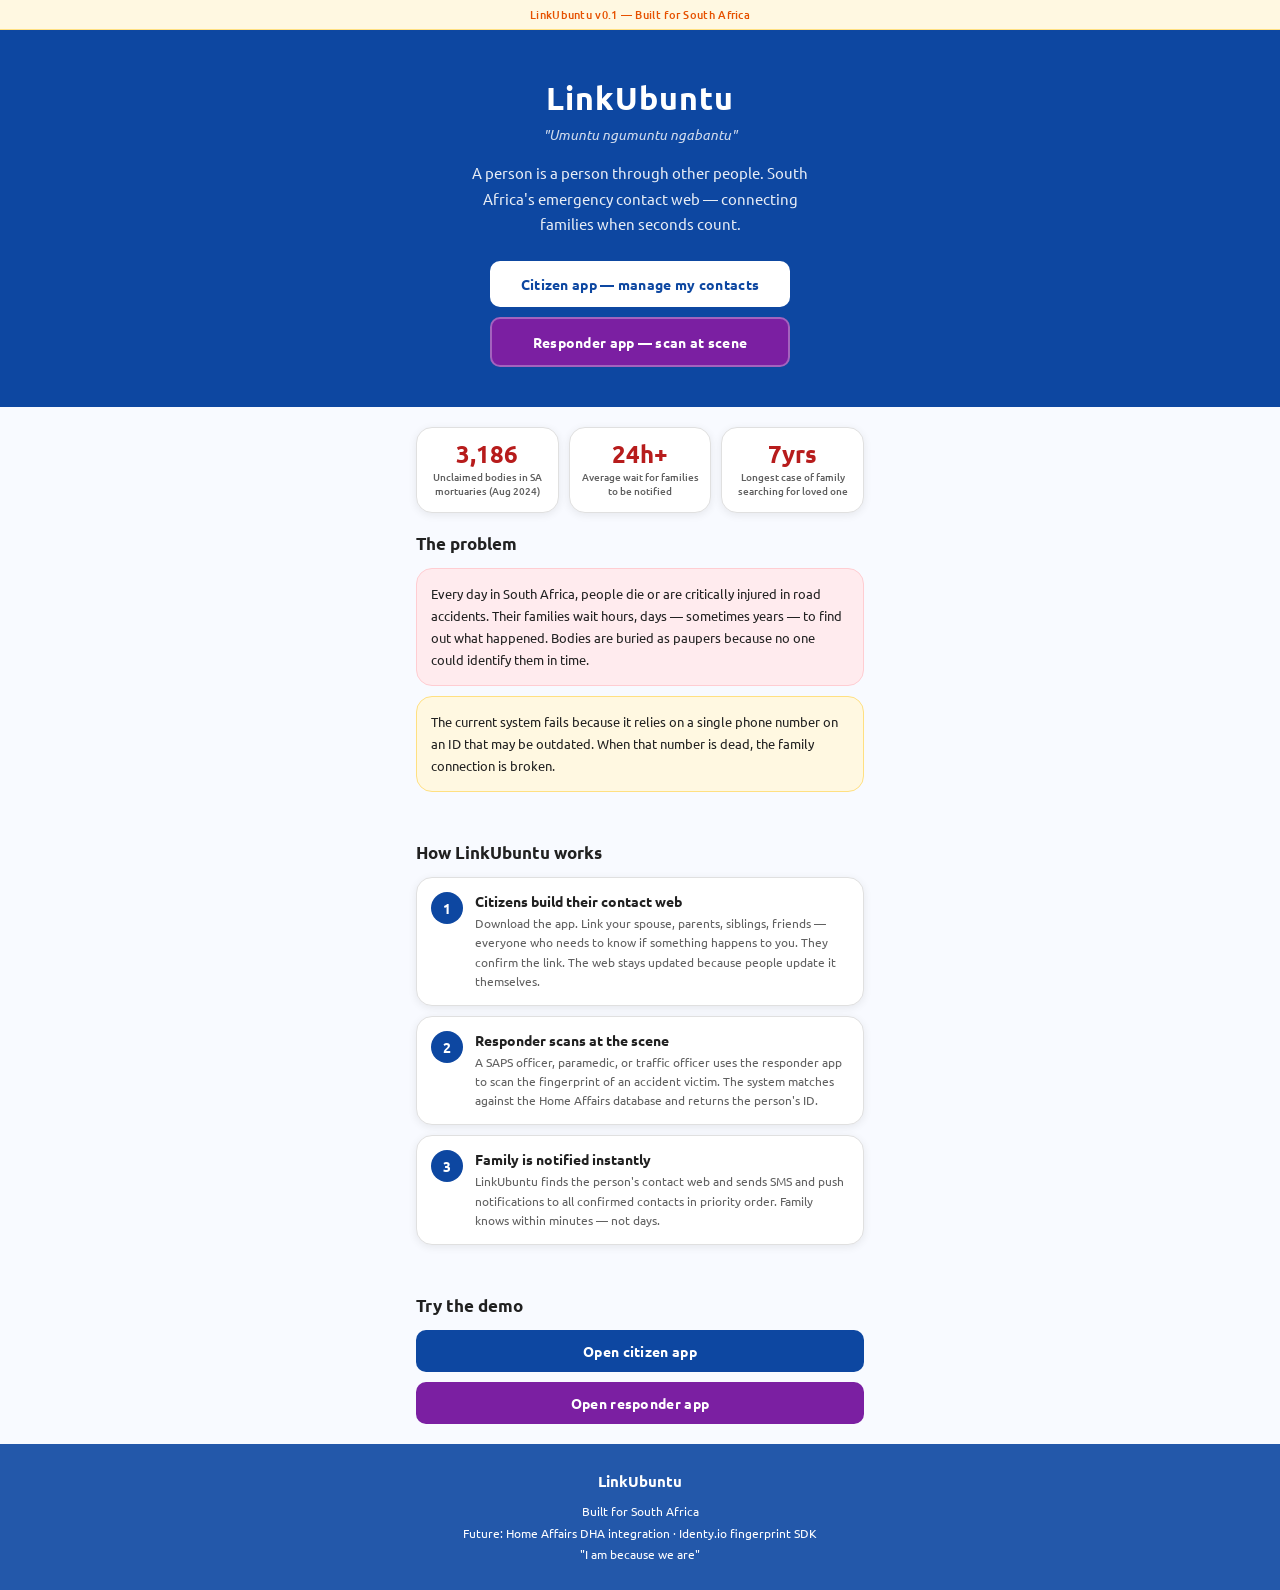
<file: index.html>
<!DOCTYPE html>
<html lang="en">
<head>
  <meta charset="UTF-8"/>
  <meta name="viewport" content="width=device-width, initial-scale=1.0"/>
  <title>LinkUbuntu — Emergency Contact Web</title>
  <link rel="stylesheet" href="css/style.css"/>
  <style>
    .hero {
      background: var(--blue);
      color: white;
      padding: 48px 20px 40px;
      text-align: center;
    }
    .hero-logo {
      font-size: 32px; font-weight: 700;
      letter-spacing: 1px; margin-bottom: 6px;
    }
    .hero-ubuntu {
      font-size: 14px; opacity: 0.8; font-style: italic;
      margin-bottom: 16px;
    }
    .hero-tagline {
      font-size: 15px; opacity: 0.9; line-height: 1.7;
      max-width: 360px; margin: 0 auto 24px;
    }
    .hero-btns {
      display: flex; flex-direction: column; gap: 10px;
      max-width: 300px; margin: 0 auto;
    }
    .hero-btn {
      display: block; padding: 14px;
      border-radius: var(--radius); font-size: 14px;
      font-weight: 700; text-decoration: none;
      font-family: 'Ubuntu', sans-serif;
      transition: opacity 0.2s, transform 0.1s;
      letter-spacing: 0.3px;
    }
    .hero-btn:active { transform: scale(0.97); }
    .hero-btn.citizen { background: white; color: var(--blue); }
    .hero-btn.responder { background: #7B1FA2; color: white; border: 2px solid rgba(255,255,255,0.3); }
    .stat-row {
      display: flex; gap: 10px; padding: 20px 16px 0;
      max-width: 480px; margin: 0 auto;
    }
    .stat-card {
      flex: 1; background: white; border: 1px solid var(--border);
      border-radius: var(--radius-lg); padding: 14px 10px;
      text-align: center; box-shadow: var(--shadow);
    }
    .stat-num { font-size: 24px; font-weight: 700; color: var(--red); line-height: 1; }
    .stat-label { font-size: 10px; color: var(--gray-mid); margin-top: 4px; line-height: 1.4; font-weight: 500; }
    .section { padding: 20px 16px; max-width: 480px; margin: 0 auto; }
    .section h2 { font-size: 17px; font-weight: 700; margin-bottom: 14px; color: var(--gray-dark); }
    .problem-card {
      background: var(--red-light); border: 1px solid #FFCDD2;
      border-radius: var(--radius-lg); padding: 14px;
      margin-bottom: 10px; font-size: 13px; line-height: 1.7;
      color: var(--gray-dark);
    }
    .step-card {
      background: white; border: 1px solid var(--border);
      border-radius: var(--radius-lg); padding: 14px;
      margin-bottom: 10px; display: flex; gap: 12px;
      box-shadow: var(--shadow);
    }
    .step-num {
      width: 32px; height: 32px; border-radius: 50%;
      background: var(--blue); color: white;
      display: flex; align-items: center; justify-content: center;
      font-weight: 700; font-size: 14px; flex-shrink: 0;
    }
    .step-text h3 { font-size: 14px; font-weight: 700; margin-bottom: 4px; }
    .step-text p { font-size: 12px; color: var(--gray-mid); line-height: 1.6; }
    .footer {
      background: var(--blue); color: white;
      padding: 24px 16px; text-align: center;
      font-size: 12px; opacity: 0.9; line-height: 1.8;
    }
    .footer strong { display: block; font-size: 15px; font-weight: 700; margin-bottom: 6px; }
  </style>
</head>
<body>

<div class="demo-banner">LinkUbuntu v0.1 — Built for South Africa</div>

<div class="hero">
  <div class="hero-logo">LinkUbuntu</div>
  <div class="hero-ubuntu">"Umuntu ngumuntu ngabantu"</div>
  <div class="hero-tagline">A person is a person through other people. South Africa's emergency contact web — connecting families when seconds count.</div>
  <div class="hero-btns">
    <a href="citizen/" class="hero-btn citizen">Citizen app — manage my contacts</a>
    <a href="responder/" class="hero-btn responder">Responder app — scan at scene</a>
  </div>
</div>

<div class="stat-row">
  <div class="stat-card">
    <div class="stat-num">3,186</div>
    <div class="stat-label">Unclaimed bodies in SA mortuaries (Aug 2024)</div>
  </div>
  <div class="stat-card">
    <div class="stat-num">24h+</div>
    <div class="stat-label">Average wait for families to be notified</div>
  </div>
  <div class="stat-card">
    <div class="stat-num">7yrs</div>
    <div class="stat-label">Longest case of family searching for loved one</div>
  </div>
</div>

<div class="section">
  <h2>The problem</h2>
  <div class="problem-card">
    Every day in South Africa, people die or are critically injured in road accidents. Their families wait hours, days — sometimes years — to find out what happened. Bodies are buried as paupers because no one could identify them in time.
  </div>
  <div class="problem-card" style="background:var(--gold-light);border-color:#FFE082;">
    The current system fails because it relies on a single phone number on an ID that may be outdated. When that number is dead, the family connection is broken.
  </div>
</div>

<div class="section">
  <h2>How LinkUbuntu works</h2>
  <div class="step-card">
    <div class="step-num">1</div>
    <div class="step-text">
      <h3>Citizens build their contact web</h3>
      <p>Download the app. Link your spouse, parents, siblings, friends — everyone who needs to know if something happens to you. They confirm the link. The web stays updated because people update it themselves.</p>
    </div>
  </div>
  <div class="step-card">
    <div class="step-num">2</div>
    <div class="step-text">
      <h3>Responder scans at the scene</h3>
      <p>A SAPS officer, paramedic, or traffic officer uses the responder app to scan the fingerprint of an accident victim. The system matches against the Home Affairs database and returns the person's ID.</p>
    </div>
  </div>
  <div class="step-card">
    <div class="step-num">3</div>
    <div class="step-text">
      <h3>Family is notified instantly</h3>
      <p>LinkUbuntu finds the person's contact web and sends SMS and push notifications to all confirmed contacts in priority order. Family knows within minutes — not days.</p>
    </div>
  </div>
</div>

<div class="section">
  <h2>Try the demo</h2>
  <a href="citizen/" class="btn-primary" style="display:block;text-decoration:none;text-align:center;margin-bottom:10px;">Open citizen app</a>
  <a href="responder/" class="btn-primary responder" style="display:block;text-decoration:none;text-align:center;background:#7B1FA2;">Open responder app</a>
</div>

<div class="footer">
  <strong>LinkUbuntu</strong>
  Built for South Africa<br/>
  Future: Home Affairs DHA integration · Identy.io fingerprint SDK<br/>
  "I am because we are"
</div>

</body>
</html>
</file>
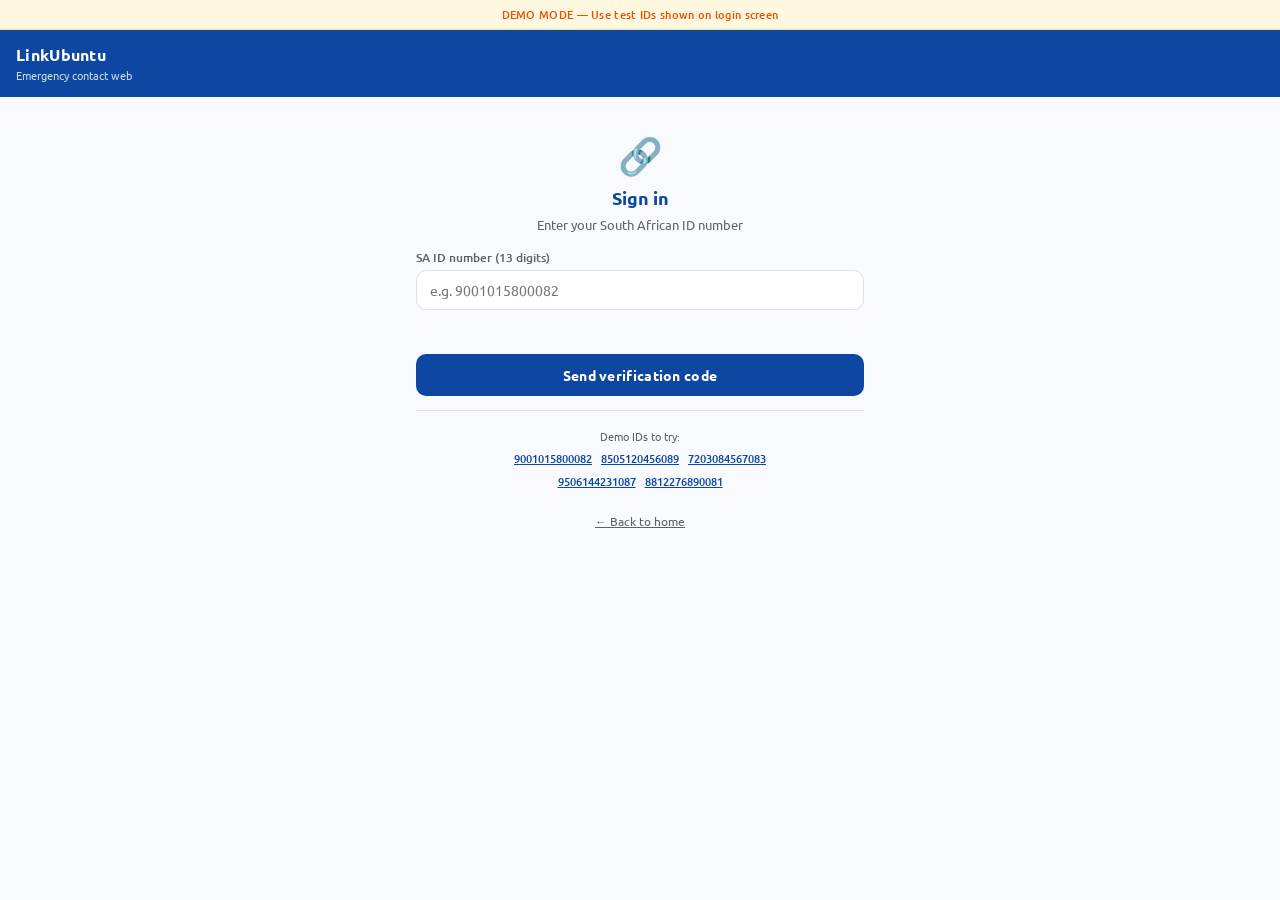
<file: citizen/index.html>
<!DOCTYPE html>
<html lang="en">
<head>
  <meta charset="UTF-8"/>
  <meta name="viewport" content="width=device-width, initial-scale=1.0"/>
  <title>LinkUbuntu — Citizen App</title>
  <link rel="stylesheet" href="../css/style.css"/>
</head>
<body>

<div class="demo-banner">DEMO MODE — Use test IDs shown on login screen</div>

<!-- SCREEN 1: LOGIN -->
<div id="s-login" class="screen active">
  <div class="topbar">
    <div>
      <div class="topbar-title">LinkUbuntu</div>
      <div class="topbar-sub">Emergency contact web</div>
    </div>
  </div>
  <div class="content">
    <div style="text-align:center;padding:20px 0 16px;">
      <div style="font-size:36px;margin-bottom:8px;">🔗</div>
      <div style="font-size:18px;font-weight:700;color:#0D47A1;">Sign in</div>
      <div style="font-size:13px;color:#616161;margin-top:6px;">Enter your South African ID number</div>
    </div>
    <div class="field-label">SA ID number (13 digits)</div>
    <input class="field-input" id="id-input" placeholder="e.g. 9001015800082" maxlength="13" inputmode="numeric" oninput="onIDInput(this.value)"/>
    <div id="id-hint" style="font-size:12px;margin-bottom:10px;min-height:18px;"></div>
    <button class="btn-primary" onclick="sendOTP()">Send verification code</button>
    <div class="divider"></div>
    <div class="demo-ids">
      Demo IDs to try:<br/>
      <span onclick="fillID('9001015800082')">9001015800082</span> &nbsp;
      <span onclick="fillID('8505120456089')">8505120456089</span> &nbsp;
      <span onclick="fillID('7203084567083')">7203084567083</span><br/>
      <span onclick="fillID('9506144231087')">9506144231087</span> &nbsp;
      <span onclick="fillID('8812276890081')">8812276890081</span>
    </div>
    <div style="margin-top:16px;text-align:center;">
      <a href="../" style="font-size:12px;color:#616161;">← Back to home</a>
    </div>
  </div>
</div>

<!-- SCREEN 2: OTP -->
<div id="s-otp" class="screen">
  <div class="topbar">
    <div>
      <div class="topbar-title">Verify identity</div>
      <div class="topbar-sub">One-time PIN</div>
    </div>
  </div>
  <div class="content">
    <div style="text-align:center;padding:16px 0;">
      <div style="font-size:13px;color:#616161;">Code sent to</div>
      <div id="otp-phone" style="font-size:16px;font-weight:700;color:#0D47A1;margin-top:4px;"></div>
    </div>
    <div class="otp-row">
      <div class="otp-box" id="ob1">—</div>
      <div class="otp-box" id="ob2">—</div>
      <div class="otp-box" id="ob3">—</div>
      <div class="otp-box" id="ob4">—</div>
      <div class="otp-box" id="ob5">—</div>
    </div>
    <div class="hint-text">Demo OTP code: <strong style="color:#0D47A1;font-family:'Ubuntu Mono',monospace;font-size:18px;">72491</strong></div>
    <button class="btn-primary" onclick="verifyOTP()">Confirm code</button>
    <button class="btn-secondary" onclick="show('s-login')">Back</button>
  </div>
</div>

<!-- SCREEN 3: PROFILE -->
<div id="s-profile" class="screen">
  <div class="topbar">
    <div>
      <div class="topbar-title" id="prof-name-bar">My Profile</div>
      <div class="topbar-sub">LinkUbuntu</div>
    </div>
  </div>
  <div class="content">
    <div style="display:flex;align-items:center;gap:14px;margin-bottom:16px;">
      <div class="avatar lg" id="prof-av">TN</div>
      <div>
        <div style="font-size:18px;font-weight:700;" id="prof-name">Thabo Nkosi</div>
        <div style="font-size:12px;color:#616161;margin:2px 0;" id="prof-id">ID: 9001015800082</div>
        <span class="tag tag-blue">Home Affairs verified</span>
      </div>
    </div>

    <div class="card" style="display:flex;gap:0;">
      <div style="flex:1;text-align:center;padding:4px 0;">
        <div style="font-size:11px;color:#616161;margin-bottom:4px;">Blood type</div>
        <div style="font-size:22px;font-weight:700;color:#0D47A1;" id="prof-blood">O+</div>
      </div>
      <div style="width:1px;background:#E0E0E0;"></div>
      <div style="flex:1;text-align:center;padding:4px 8px;">
        <div style="font-size:11px;color:#616161;margin-bottom:4px;">Allergies</div>
        <div style="font-size:13px;font-weight:700;color:#B71C1C;" id="prof-allergy">Penicillin</div>
      </div>
      <div style="width:1px;background:#E0E0E0;"></div>
      <div style="flex:1;text-align:center;padding:4px 0;">
        <div style="font-size:11px;color:#616161;margin-bottom:4px;">Condition</div>
        <div style="font-size:13px;font-weight:700;color:#616161;" id="prof-condition">None</div>
      </div>
    </div>

    <div style="font-size:11px;color:#9E9E9E;text-align:center;margin-bottom:14px;">
      Identity data is read-only — managed by Home Affairs
    </div>

    <div class="section-title">My emergency web</div>
    <div id="contact-list"></div>

    <button class="btn-primary" onclick="show('s-addcontact')" style="margin-top:10px;">+ Add contact</button>
    <button class="btn-secondary" onclick="signOut()">Sign out</button>
  </div>
</div>

<!-- SCREEN 4: ADD CONTACT -->
<div id="s-addcontact" class="screen">
  <div class="topbar">
    <button class="back-btn" onclick="show('s-profile')">← Back</button>
    <div style="flex:1;margin-left:8px;">
      <div class="topbar-title">Add contact</div>
    </div>
  </div>
  <div class="content">
    <div class="field-label">Search by name or ID number</div>
    <input class="field-input" id="search-input" placeholder="Name or ID number..." oninput="searchUsers(this.value)"/>
    <div id="search-results"></div>
    <div id="contact-form" style="display:none;">
      <div class="divider"></div>
      <div class="section-title">Set details</div>
      <div class="field-label">Relationship</div>
      <select class="field-input" id="rel-select">
        <option>Spouse / partner</option>
        <option>Parent</option>
        <option>Child</option>
        <option>Sibling</option>
        <option>Close friend</option>
        <option>Employer</option>
        <option>Doctor / clinic</option>
        <option>Other family</option>
      </select>
      <div class="field-label">Notify priority</div>
      <select class="field-input" id="pri-select">
        <option value="1">Priority 1 — notified first</option>
        <option value="2">Priority 2 — notified second</option>
        <option value="3">Priority 3 — notified third</option>
      </select>
      <button class="btn-primary" onclick="sendContactRequest()">Send request</button>
      <button class="btn-secondary" onclick="clearSearch()">Cancel</button>
    </div>
  </div>
</div>

<!-- SCREEN 5: REQUEST SENT -->
<div id="s-sent" class="screen">
  <div class="topbar">
    <div>
      <div class="topbar-title">Request sent</div>
    </div>
  </div>
  <div class="content" style="text-align:center;padding-top:32px;">
    <div style="width:64px;height:64px;border-radius:50%;background:#E8F5E9;display:flex;align-items:center;justify-content:center;margin:0 auto 16px;font-size:28px;">✓</div>
    <div style="font-size:18px;font-weight:700;margin-bottom:8px;color:#1B5E20;">Request sent!</div>
    <div id="sent-message" style="font-size:13px;color:#616161;line-height:1.7;max-width:300px;margin:0 auto 24px;"></div>
    <button class="btn-primary" onclick="show('s-profile')">Back to my web</button>
  </div>
</div>

<script src="../data/users.js"></script>
<script>
  let currentUserID = null;
  let selectedContactID = null;

  function show(id) {
    document.querySelectorAll('.screen').forEach(s => s.classList.remove('active'));
    document.getElementById(id).classList.add('active');
    window.scrollTo(0,0);
  }

  function fillID(id) {
    document.getElementById('id-input').value = id;
    onIDInput(id);
  }

  function onIDInput(val) {
    const hint = document.getElementById('id-hint');
    if (val.length === 13) {
      if (DEMO_USERS[val]) {
        hint.textContent = '✓ Found in system';
        hint.style.color = '#1B5E20';
      } else {
        hint.textContent = '✗ ID not registered — use a demo ID below';
        hint.style.color = '#B71C1C';
      }
    } else if (val.length > 0) {
      hint.textContent = (13 - val.length) + ' more digits needed';
      hint.style.color = '#9E9E9E';
    } else {
      hint.textContent = '';
    }
  }

  function sendOTP() {
    const id = document.getElementById('id-input').value;
    if (!DEMO_USERS[id]) {
      alert('Please enter one of the demo IDs shown below the button.');
      return;
    }
    currentUserID = id;
    const user = DEMO_USERS[id];
    document.getElementById('otp-phone').textContent = user.phone;
    const boxes = ['ob1','ob2','ob3','ob4','ob5'];
    boxes.forEach(b => document.getElementById(b).textContent = '—');
    const digits = '72491'.split('');
    digits.forEach((d, i) => {
      setTimeout(() => {
        document.getElementById(boxes[i]).textContent = d;
        document.getElementById(boxes[i]).classList.add('filled');
      }, (i + 1) * 250);
    });
    show('s-otp');
  }

  function verifyOTP() {
    loadProfile();
    show('s-profile');
  }

  function loadProfile() {
    const user = DEMO_USERS[currentUserID];
    document.getElementById('prof-name-bar').textContent = user.full_name.split(' ')[0];
    document.getElementById('prof-av').textContent = user.initials;
    document.getElementById('prof-name').textContent = user.full_name;
    document.getElementById('prof-id').textContent = 'ID: ' + currentUserID;
    document.getElementById('prof-blood').textContent = user.blood_type;
    document.getElementById('prof-allergy').textContent = user.allergies;
    document.getElementById('prof-condition').textContent = user.medical_condition;
    renderContacts(user.contacts);
  }

  function renderContacts(contacts) {
    const list = document.getElementById('contact-list');
    list.innerHTML = '';
    const priColors = {1:'#0D47A1', 2:'#1B5E20', 3:'#F57F17'};
    contacts.forEach(c => {
      const row = document.createElement('div');
      row.className = 'contact-row';
      const tagClass = c.status === 'confirmed' ? 'tag-green' : 'tag-gold';
      row.innerHTML = `
        <div class="priority-dot" style="background:${priColors[c.priority]||'#9E9E9E'};"></div>
        <div style="flex:1;">
          <div style="font-size:14px;font-weight:700;">${c.name}</div>
          <div style="font-size:11px;color:#616161;">${c.relationship} · Priority ${c.priority}</div>
        </div>
        <span class="tag ${tagClass}">${c.status}</span>`;
      list.appendChild(row);
    });
    if (contacts.length === 0) {
      list.innerHTML = '<div style="text-align:center;color:#9E9E9E;font-size:13px;padding:20px 0;">No contacts added yet</div>';
    }
  }

  function searchUsers(val) {
    const results = document.getElementById('search-results');
    const form = document.getElementById('contact-form');
    selectedContactID = null;
    form.style.display = 'none';
    results.innerHTML = '';
    if (val.length < 2) return;
    const matches = Object.entries(DEMO_USERS).filter(([id, u]) => {
      return id !== currentUserID &&
        (u.full_name.toLowerCase().includes(val.toLowerCase()) || id.includes(val));
    });
    if (matches.length === 0) {
      results.innerHTML = '<div style="font-size:13px;color:#9E9E9E;padding:10px 0;">No users found with that name or ID</div>';
      return;
    }
    matches.forEach(([id, u]) => {
      const card = document.createElement('div');
      card.className = 'card';
      card.style.cursor = 'pointer';
      card.style.display = 'flex';
      card.style.alignItems = 'center';
      card.style.gap = '12px';
      card.style.transition = 'border-color 0.2s';
      card.innerHTML = `
        <div class="avatar">${u.initials}</div>
        <div style="flex:1;">
          <div style="font-size:14px;font-weight:700;">${u.full_name}</div>
          <div style="font-size:11px;color:#616161;">ID: ${id.substring(0,6)}*******</div>
        </div>
        <span class="tag tag-blue">Select</span>`;
      card.onclick = () => {
        document.querySelectorAll('.card').forEach(c => c.style.borderColor = '#E0E0E0');
        card.style.borderColor = '#0D47A1';
        selectedContactID = id;
        form.style.display = 'block';
        form.dataset.selectedName = u.full_name;
      };
      results.appendChild(card);
    });
  }

  function clearSearch() {
    document.getElementById('search-input').value = '';
    document.getElementById('search-results').innerHTML = '';
    document.getElementById('contact-form').style.display = 'none';
    selectedContactID = null;
  }

  function sendContactRequest() {
    if (!selectedContactID) return;
    const name = document.getElementById('contact-form').dataset.selectedName;
    const rel = document.getElementById('rel-select').value;
    const pri = document.getElementById('pri-select').value;
    document.getElementById('sent-message').textContent =
      `Your request has been sent to ${name}. They will receive a notification asking them to confirm as your ${rel} at Priority ${pri}. Once confirmed, they will be notified immediately if you are ever in an emergency.`;
    clearSearch();
    show('s-sent');
  }

  function signOut() {
    currentUserID = null;
    document.getElementById('id-input').value = '';
    document.getElementById('id-hint').textContent = '';
    show('s-login');
  }
</script>
</body>
</html>
</file>
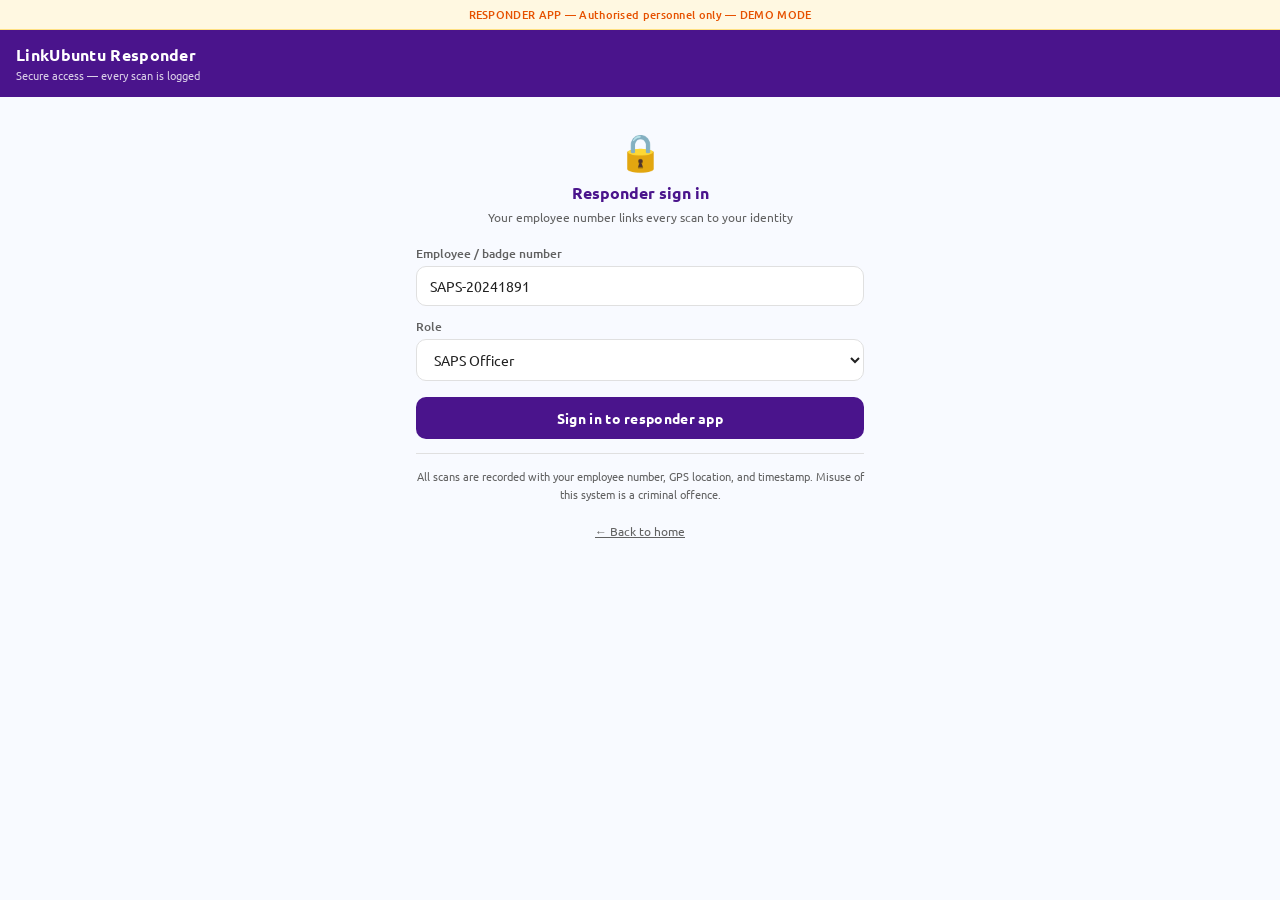
<file: responder/index.html>
<!DOCTYPE html>
<html lang="en">
<head>
  <meta charset="UTF-8"/>
  <meta name="viewport" content="width=device-width, initial-scale=1.0"/>
  <title>LinkUbuntu — Responder App</title>
  <link rel="stylesheet" href="../css/style.css"/>
  <style>
    .topbar { background: #4A148C; }
    .btn-primary { background: #4A148C; }
    .btn-primary:hover { background: #6A1B9A; }
    .avatar { background: #F3E5F5; color: #4A148C; }
    #camera-feed {
      width: 100%; height: 180px; object-fit: cover;
      border-radius: 8px; display: block;
    }
    .camera-overlay {
      position: absolute; top: 0; left: 0; right: 0; bottom: 0;
      display: flex; align-items: center; justify-content: center;
      pointer-events: none;
    }
    .finger-guide {
      width: 80px; height: 120px;
      border: 2px solid rgba(179,136,255,0.8);
      border-radius: 40px 40px 20px 20px;
    }
  </style>
</head>
<body>

<div class="demo-banner">RESPONDER APP — Authorised personnel only — DEMO MODE</div>

<!-- SCREEN 1: RESPONDER LOGIN -->
<div id="r-login" class="screen active">
  <div class="topbar">
    <div>
      <div class="topbar-title">LinkUbuntu Responder</div>
      <div class="topbar-sub">Secure access — every scan is logged</div>
    </div>
  </div>
  <div class="content">
    <div style="text-align:center;padding:16px 0 20px;">
      <div style="font-size:36px;margin-bottom:8px;">🔒</div>
      <div style="font-size:16px;font-weight:700;color:#4A148C;">Responder sign in</div>
      <div style="font-size:12px;color:#616161;margin-top:6px;">Your employee number links every scan to your identity</div>
    </div>
    <div class="field-label">Employee / badge number</div>
    <input class="field-input" id="emp-input" placeholder="e.g. SAPS-20241891" value="SAPS-20241891"/>
    <div class="field-label">Role</div>
    <select class="field-input" id="role-select">
      <option>SAPS Officer</option>
      <option>Paramedic / EMS</option>
      <option>Traffic Officer</option>
      <option>Forensic Pathologist</option>
    </select>
    <button class="btn-primary" onclick="responderLogin()">Sign in to responder app</button>
    <div class="divider"></div>
    <div class="hint-text">All scans are recorded with your employee number, GPS location, and timestamp. Misuse of this system is a criminal offence.</div>
    <div style="margin-top:16px;text-align:center;">
      <a href="../" style="font-size:12px;color:#616161;">← Back to home</a>
    </div>
  </div>
</div>

<!-- SCREEN 2: SCAN SCREEN -->
<div id="r-scan" class="screen">
  <div class="topbar">
    <div>
      <div class="topbar-title">Scan fingerprint</div>
      <div class="topbar-sub" id="r-role-label">SAPS Officer · SAPS-20241891</div>
    </div>
  </div>
  <div class="content">

    <div class="card" style="display:flex;align-items:center;gap:10px;margin-bottom:12px;">
      <div style="font-size:18px;">📍</div>
      <div>
        <div style="font-size:12px;font-weight:700;">Location logged</div>
        <div style="font-size:11px;color:#616161;" id="gps-label">Getting GPS...</div>
      </div>
    </div>

    <div class="scan-zone" id="scan-zone">
      <div class="scanning-line" id="scan-line"></div>
      <video id="camera-feed" autoplay playsinline muted style="display:none;border-radius:8px;width:100%;height:180px;object-fit:cover;"></video>
      <canvas id="scan-canvas" style="display:none;"></canvas>
      <div id="scan-icon-area">
        <div class="scan-ring"><div class="scan-inner">👆</div></div>
        <div class="scan-label" id="scan-label">Tap to activate camera scan</div>
      </div>
      <div class="scan-progress" id="scan-progress" style="display:none;width:80%;">
        <div class="scan-fill" id="scan-fill" style="width:0%;"></div>
      </div>
    </div>

    <div id="scan-status" style="font-size:12px;color:#616161;text-align:center;min-height:20px;margin:6px 0;"></div>

    <div id="scan-hint" style="background:#EDE7F6;border-radius:8px;padding:10px 12px;font-size:12px;color:#4A148C;line-height:1.6;margin-bottom:10px;">
      <strong>Demo instructions:</strong> Tap the scan area. The app will activate your camera and simulate a fingerprint match. In production this uses a high-accuracy scanner and the Home Affairs fingerprint database.
    </div>

    <button class="btn-secondary" onclick="responderLogout()">Sign out</button>
  </div>
</div>

<!-- SCREEN 3: MATCH RESULT -->
<div id="r-result" class="screen">
  <div class="topbar">
    <button class="back-btn" onclick="resetScan()">← New scan</button>
    <div style="flex:1;margin-left:10px;">
      <div class="topbar-title">Match found</div>
    </div>
  </div>
  <div class="content">

    <div class="match-banner">
      <div style="font-size:24px;font-weight:700;color:#1B5E20;" id="match-pct">91%</div>
      <div>
        <div style="font-size:13px;font-weight:700;color:#1B5E20;">Fingerprint match confirmed</div>
        <div style="font-size:11px;color:#2E7D32;">Above 75% threshold · Home Affairs verified</div>
      </div>
      <span class="tag tag-green" style="margin-left:auto;">Identified</span>
    </div>

    <div class="card">
      <div style="display:flex;align-items:center;gap:12px;margin-bottom:12px;">
        <div class="avatar lg" id="r-av">TN</div>
        <div>
          <div style="font-size:18px;font-weight:700;" id="r-name">Thabo Nkosi</div>
          <div style="font-size:12px;color:#616161;" id="r-id">ID: 9001015800082</div>
          <span class="tag tag-blue" style="margin-top:4px;display:inline-block;">Home Affairs</span>
        </div>
      </div>
      <div style="display:flex;gap:0;border-top:1px solid #E0E0E0;padding-top:12px;">
        <div style="flex:1;text-align:center;">
          <div style="font-size:10px;color:#616161;">Blood type</div>
          <div style="font-size:20px;font-weight:700;color:#0D47A1;" id="r-blood">O+</div>
        </div>
        <div style="width:1px;background:#E0E0E0;"></div>
        <div style="flex:1;text-align:center;padding:0 8px;">
          <div style="font-size:10px;color:#616161;">Allergy</div>
          <div style="font-size:13px;font-weight:700;color:#B71C1C;" id="r-allergy">Penicillin</div>
        </div>
        <div style="width:1px;background:#E0E0E0;"></div>
        <div style="flex:1;text-align:center;">
          <div style="font-size:10px;color:#616161;">Condition</div>
          <div style="font-size:13px;font-weight:700;color:#616161;" id="r-condition">None</div>
        </div>
      </div>
    </div>

    <div class="section-title">Emergency contacts — notifying in order</div>
    <div id="r-contacts"></div>

    <button class="btn-primary" onclick="triggerNotifications()" style="margin-top:10px;">Send notifications now</button>
  </div>
</div>

<!-- SCREEN 4: NOTIFICATIONS SENT -->
<div id="r-notified" class="screen">
  <div class="topbar">
    <div>
      <div class="topbar-title">Notifications sent</div>
      <div class="topbar-sub">Family has been alerted</div>
    </div>
  </div>
  <div class="content">
    <div style="text-align:center;padding:16px 0 20px;">
      <div style="width:64px;height:64px;border-radius:50%;background:#E8F5E9;display:flex;align-items:center;justify-content:center;margin:0 auto 12px;font-size:28px;">✓</div>
      <div style="font-size:16px;font-weight:700;color:#1B5E20;">All contacts notified</div>
      <div style="font-size:12px;color:#616161;margin-top:4px;" id="notify-time"></div>
    </div>
    <div id="notify-log"></div>
    <div class="divider"></div>
    <div class="card" style="background:#EDE7F6;border-color:#CE93D8;">
      <div style="font-size:12px;font-weight:700;color:#4A148C;margin-bottom:4px;">Audit log entry created</div>
      <div style="font-size:11px;color:#616161;line-height:1.7;" id="audit-entry"></div>
    </div>
    <button class="btn-primary" onclick="resetScan()" style="margin-top:10px;">New scan</button>
    <button class="btn-secondary" onclick="responderLogout()">Sign out</button>
  </div>
</div>

<script src="../data/users.js"></script>
<script>
  let responderName = '';
  let responderRole = '';
  let matchedUserID = null;
  let scanActive = false;
  let cameraStream = null;

  function rShow(id) {
    document.querySelectorAll('.screen').forEach(s => s.classList.remove('active'));
    document.getElementById(id).classList.add('active');
    window.scrollTo(0,0);
  }

  function responderLogin() {
    const emp = document.getElementById('emp-input').value.trim();
    if (!emp) { alert('Please enter your employee number'); return; }
    responderRole = document.getElementById('role-select').value;
    responderName = emp;
    document.getElementById('r-role-label').textContent = responderRole + ' · ' + emp;
    getGPS();
    rShow('r-scan');
  }

  function getGPS() {
    if (navigator.geolocation) {
      navigator.geolocation.getCurrentPosition(pos => {
        const lat = pos.coords.latitude.toFixed(4);
        const lng = pos.coords.longitude.toFixed(4);
        document.getElementById('gps-label').textContent = lat + ', ' + lng;
      }, () => {
        document.getElementById('gps-label').textContent = '-26.2041, 28.0473 (Johannesburg — demo)';
      });
    } else {
      document.getElementById('gps-label').textContent = '-26.2041, 28.0473 (Johannesburg — demo)';
    }
  }

  async function activateScan() {
    if (scanActive) return;
    scanActive = true;
    document.getElementById('scan-hint').style.display = 'none';

    try {
      const stream = await navigator.mediaDevices.getUserMedia({ video: { facingMode: 'environment' } });
      cameraStream = stream;
      const video = document.getElementById('camera-feed');
      video.srcObject = stream;
      document.getElementById('scan-icon-area').style.display = 'none';
      video.style.display = 'block';
      document.getElementById('scan-line').style.display = 'block';
      document.getElementById('scan-label').textContent = 'Position finger in frame...';
      document.getElementById('scan-status').textContent = 'Camera active — hold finger steady';

      setTimeout(() => runScanSteps(), 2000);
    } catch (e) {
      document.getElementById('scan-status').textContent = 'Camera not available — running demo simulation';
      runScanSteps();
    }
  }

  document.getElementById('scan-zone').addEventListener('click', activateScan);

  function runScanSteps() {
    const steps = [
      'Capturing fingerprint image...',
      'Enhancing ridge patterns...',
      'Extracting minutiae points...',
      'Searching Home Affairs database...',
      'Calculating match scores...',
      'Match found!'
    ];
    const prog = document.getElementById('scan-progress');
    const fill = document.getElementById('scan-fill');
    prog.style.display = 'block';
    let i = 0;
    const iv = setInterval(() => {
      if (i < steps.length) {
        document.getElementById('scan-status').textContent = steps[i];
        fill.style.width = ((i+1)/steps.length*100) + '%';
        i++;
      } else {
        clearInterval(iv);
        stopCamera();
        showMatchResult();
      }
    }, 700);
  }

  function stopCamera() {
    if (cameraStream) {
      cameraStream.getTracks().forEach(t => t.stop());
      cameraStream = null;
    }
    document.getElementById('camera-feed').style.display = 'none';
    document.getElementById('scan-line').style.display = 'none';
  }

  function showMatchResult() {
    const ids = Object.keys(DEMO_USERS);
    matchedUserID = ids[Math.floor(Math.random() * ids.length)];
    const u = DEMO_USERS[matchedUserID];

    document.getElementById('match-pct').textContent = (Math.floor(Math.random()*12)+84) + '%';
    document.getElementById('r-av').textContent = u.initials;
    document.getElementById('r-name').textContent = u.full_name;
    document.getElementById('r-id').textContent = 'ID: ' + matchedUserID.substring(0,6) + '*******';
    document.getElementById('r-blood').textContent = u.blood_type;
    document.getElementById('r-allergy').textContent = u.allergies;
    document.getElementById('r-condition').textContent = u.medical_condition;

    const list = document.getElementById('r-contacts');
    list.innerHTML = '';
    const priColors = {1:'#0D47A1', 2:'#1B5E20', 3:'#F57F17'};
    const confirmed = u.contacts.filter(c => c.status === 'confirmed');
    confirmed.forEach(c => {
      const row = document.createElement('div');
      row.className = 'contact-row';
      row.innerHTML = `
        <div class="priority-dot" style="background:${priColors[c.priority]||'#9E9E9E'};"></div>
        <div style="flex:1;">
          <div style="font-size:14px;font-weight:700;">${c.name}</div>
          <div style="font-size:11px;color:#616161;">${c.relationship} · Priority ${c.priority}</div>
        </div>
        <span class="tag tag-gold">Pending</span>`;
      list.appendChild(row);
    });

    rShow('r-result');
  }

  function triggerNotifications() {
    const u = DEMO_USERS[matchedUserID];
    const confirmed = u.contacts.filter(c => c.status === 'confirmed');
    const now = new Date();
    document.getElementById('notify-time').textContent =
      'Sent at ' + now.toLocaleTimeString('en-ZA') + ' on ' + now.toLocaleDateString('en-ZA');

    const log = document.getElementById('notify-log');
    log.innerHTML = '';
    confirmed.forEach((c, i) => {
      setTimeout(() => {
        const item = document.createElement('div');
        item.className = 'notif-item';
        item.innerHTML = `
          <div style="font-size:20px;">✓</div>
          <div style="flex:1;">
            <div style="font-size:13px;font-weight:700;">${c.name}</div>
            <div style="font-size:11px;color:#2E7D32;">${c.relationship} — SMS + push notification delivered</div>
          </div>
          <span class="tag tag-green">Sent</span>`;
        log.appendChild(item);
      }, i * 500);
    });

    document.getElementById('audit-entry').textContent =
      `Scan by: ${responderName} (${responderRole})\nCitizen: ${u.full_name} · ${matchedUserID}\nTime: ${now.toLocaleString('en-ZA')}\nGPS: ${document.getElementById('gps-label').textContent}\nContacts notified: ${confirmed.length}`;

    setTimeout(() => rShow('r-notified'), 300);
  }

  function resetScan() {
    scanActive = false;
    stopCamera();
    document.getElementById('scan-icon-area').style.display = 'flex';
    document.getElementById('scan-icon-area').style.flexDirection = 'column';
    document.getElementById('scan-icon-area').style.alignItems = 'center';
    document.getElementById('scan-icon-area').style.gap = '12px';
    document.getElementById('scan-label').textContent = 'Tap to activate camera scan';
    document.getElementById('scan-status').textContent = '';
    document.getElementById('scan-progress').style.display = 'none';
    document.getElementById('scan-fill').style.width = '0%';
    document.getElementById('scan-hint').style.display = 'block';
    document.getElementById('scan-line').style.display = 'none';
    rShow('r-scan');
  }

  function responderLogout() {
    resetScan();
    rShow('r-login');
  }
</script>
</body>
</html>
</file>
<file: css/style.css>
@import url('https://fonts.googleapis.com/css2?family=Ubuntu:wght@300;400;500;700&family=Ubuntu+Mono&display=swap');

:root {
  --blue: #0D47A1;
  --blue-mid: #1565C0;
  --blue-light: #E3F2FD;
  --blue-pale: #F0F7FF;
  --green: #1B5E20;
  --green-light: #E8F5E9;
  --gold: #F57F17;
  --gold-light: #FFF8E1;
  --red: #B71C1C;
  --red-light: #FFEBEE;
  --gray-dark: #212121;
  --gray-mid: #616161;
  --gray-light: #F5F5F5;
  --white: #FFFFFF;
  --border: #E0E0E0;
  --radius: 10px;
  --radius-lg: 16px;
  --shadow: 0 2px 8px rgba(0,0,0,0.08);
}

* { box-sizing: border-box; margin: 0; padding: 0; }

body {
  font-family: 'Ubuntu', sans-serif;
  background: #F8FAFF;
  color: var(--gray-dark);
  min-height: 100vh;
}

.ubuntu-badge {
  display: inline-flex;
  align-items: center;
  gap: 6px;
  background: var(--blue);
  color: white;
  font-size: 11px;
  font-weight: 500;
  padding: 3px 10px;
  border-radius: 20px;
  letter-spacing: 0.5px;
}

.screen { display: none; }
.screen.active { display: block; }

.topbar {
  background: var(--blue);
  color: white;
  padding: 14px 16px;
  display: flex;
  align-items: center;
  gap: 10px;
  position: sticky;
  top: 0;
  z-index: 10;
}
.topbar.responder { background: #7B1FA2; }
.topbar-title { font-size: 16px; font-weight: 700; flex: 1; letter-spacing: 0.3px; }
.topbar-sub { font-size: 11px; opacity: 0.8; margin-top: 2px; }
.back-btn { color: white; background: none; border: none; font-size: 13px; cursor: pointer; font-family: 'Ubuntu', sans-serif; padding: 0; }

.content { padding: 16px; max-width: 480px; margin: 0 auto; }

.field-label { font-size: 12px; color: var(--gray-mid); margin-bottom: 4px; font-weight: 500; }
.field-input {
  width: 100%;
  background: white;
  border: 1.5px solid var(--border);
  border-radius: var(--radius);
  padding: 10px 13px;
  font-size: 14px;
  color: var(--gray-dark);
  font-family: 'Ubuntu', sans-serif;
  margin-bottom: 12px;
  transition: border-color 0.2s;
}
.field-input:focus { outline: none; border-color: var(--blue); }
.field-input.active { border-color: var(--blue); }

.btn-primary {
  width: 100%;
  background: var(--blue);
  color: white;
  border: none;
  border-radius: var(--radius);
  padding: 12px;
  font-size: 14px;
  font-weight: 700;
  font-family: 'Ubuntu', sans-serif;
  cursor: pointer;
  margin-top: 4px;
  transition: background 0.2s, transform 0.1s;
  letter-spacing: 0.3px;
}
.btn-primary:hover { background: var(--blue-mid); }
.btn-primary:active { transform: scale(0.98); }
.btn-primary.responder { background: #7B1FA2; }
.btn-primary.responder:hover { background: #6A1B9A; }

.btn-secondary {
  width: 100%;
  background: white;
  color: var(--gray-mid);
  border: 1.5px solid var(--border);
  border-radius: var(--radius);
  padding: 10px;
  font-size: 13px;
  font-family: 'Ubuntu', sans-serif;
  cursor: pointer;
  margin-top: 8px;
  transition: border-color 0.2s;
}
.btn-secondary:hover { border-color: var(--blue); color: var(--blue); }

.divider { border: none; border-top: 1px solid var(--border); margin: 14px 0; }

.card {
  background: white;
  border: 1px solid var(--border);
  border-radius: var(--radius-lg);
  padding: 14px;
  margin-bottom: 10px;
  box-shadow: var(--shadow);
}

.avatar {
  width: 40px; height: 40px;
  border-radius: 50%;
  background: var(--blue-light);
  display: flex; align-items: center; justify-content: center;
  font-size: 14px; font-weight: 700; color: var(--blue);
  flex-shrink: 0;
}
.avatar.lg { width: 56px; height: 56px; font-size: 18px; }
.avatar.responder { background: #F3E5F5; color: #7B1FA2; }

.tag {
  font-size: 10px; font-weight: 700;
  padding: 3px 8px; border-radius: 20px;
  letter-spacing: 0.4px; text-transform: uppercase;
}
.tag-blue { background: var(--blue-light); color: var(--blue); }
.tag-green { background: var(--green-light); color: var(--green); }
.tag-gold { background: var(--gold-light); color: var(--gold); }
.tag-red { background: var(--red-light); color: var(--red); }

.priority-dot { width: 10px; height: 10px; border-radius: 50%; flex-shrink: 0; }

.otp-row { display: flex; gap: 8px; margin: 12px 0; }
.otp-box {
  flex: 1;
  background: white;
  border: 1.5px solid var(--border);
  border-radius: var(--radius);
  padding: 12px 4px;
  font-size: 20px; font-weight: 700;
  text-align: center;
  color: var(--gray-dark);
  font-family: 'Ubuntu Mono', monospace;
}
.otp-box.filled { border-color: var(--blue); color: var(--blue); }

.hint-text { font-size: 11px; color: var(--gray-mid); text-align: center; line-height: 1.6; margin: 8px 0; }
.demo-ids { font-size: 11px; color: var(--gray-mid); text-align: center; line-height: 2; }
.demo-ids span { color: var(--blue); cursor: pointer; font-weight: 500; text-decoration: underline; }

.scan-zone {
  background: #0D1B2A;
  border-radius: var(--radius-lg);
  padding: 24px;
  text-align: center;
  margin: 12px 0;
  position: relative;
  overflow: hidden;
  min-height: 200px;
  display: flex; flex-direction: column;
  align-items: center; justify-content: center; gap: 12px;
  cursor: pointer;
}
.scan-ring {
  width: 100px; height: 100px; border-radius: 50%;
  border: 2px solid rgba(124,77,255,0.6);
  display: flex; align-items: center; justify-content: center;
}
.scan-inner {
  width: 78px; height: 78px; border-radius: 50%;
  border: 1px solid rgba(124,77,255,0.4);
  display: flex; align-items: center; justify-content: center;
  font-size: 36px;
}
.scan-label { color: #90CAF9; font-size: 13px; font-weight: 500; }
.scan-progress { width: 100%; height: 4px; background: rgba(255,255,255,0.1); border-radius: 2px; overflow: hidden; }
.scan-fill { height: 100%; background: #7C4DFF; border-radius: 2px; transition: width 0.4s ease; }

@keyframes scanline { 0% { top: 15%; } 100% { top: 85%; } }
.scanning-line {
  position: absolute; left: 10%; width: 80%; height: 1px;
  background: rgba(124,77,255,0.7);
  animation: scanline 1.2s ease-in-out infinite alternate;
  display: none;
}

.contact-row {
  display: flex; align-items: center; gap: 10px;
  padding: 8px 0; border-bottom: 1px solid var(--border);
}
.contact-row:last-child { border-bottom: none; }

.match-banner {
  background: var(--green-light);
  border: 1px solid #A5D6A7;
  border-radius: var(--radius);
  padding: 10px 14px;
  display: flex; align-items: center; gap: 12px;
  margin-bottom: 12px;
}

.notif-item {
  background: var(--green-light);
  border: 1px solid #A5D6A7;
  border-radius: var(--radius);
  padding: 10px 12px;
  display: flex; align-items: center; gap: 10px;
  margin-bottom: 8px;
}

.demo-banner {
  background: var(--gold-light);
  border-bottom: 1px solid #FFE082;
  padding: 6px 16px;
  font-size: 11px;
  color: #E65100;
  text-align: center;
  font-weight: 500;
  letter-spacing: 0.3px;
}

.section-title {
  font-size: 13px; font-weight: 700; color: var(--gray-dark);
  margin-bottom: 10px; margin-top: 4px;
  text-transform: uppercase; letter-spacing: 0.5px;
}
</file>
